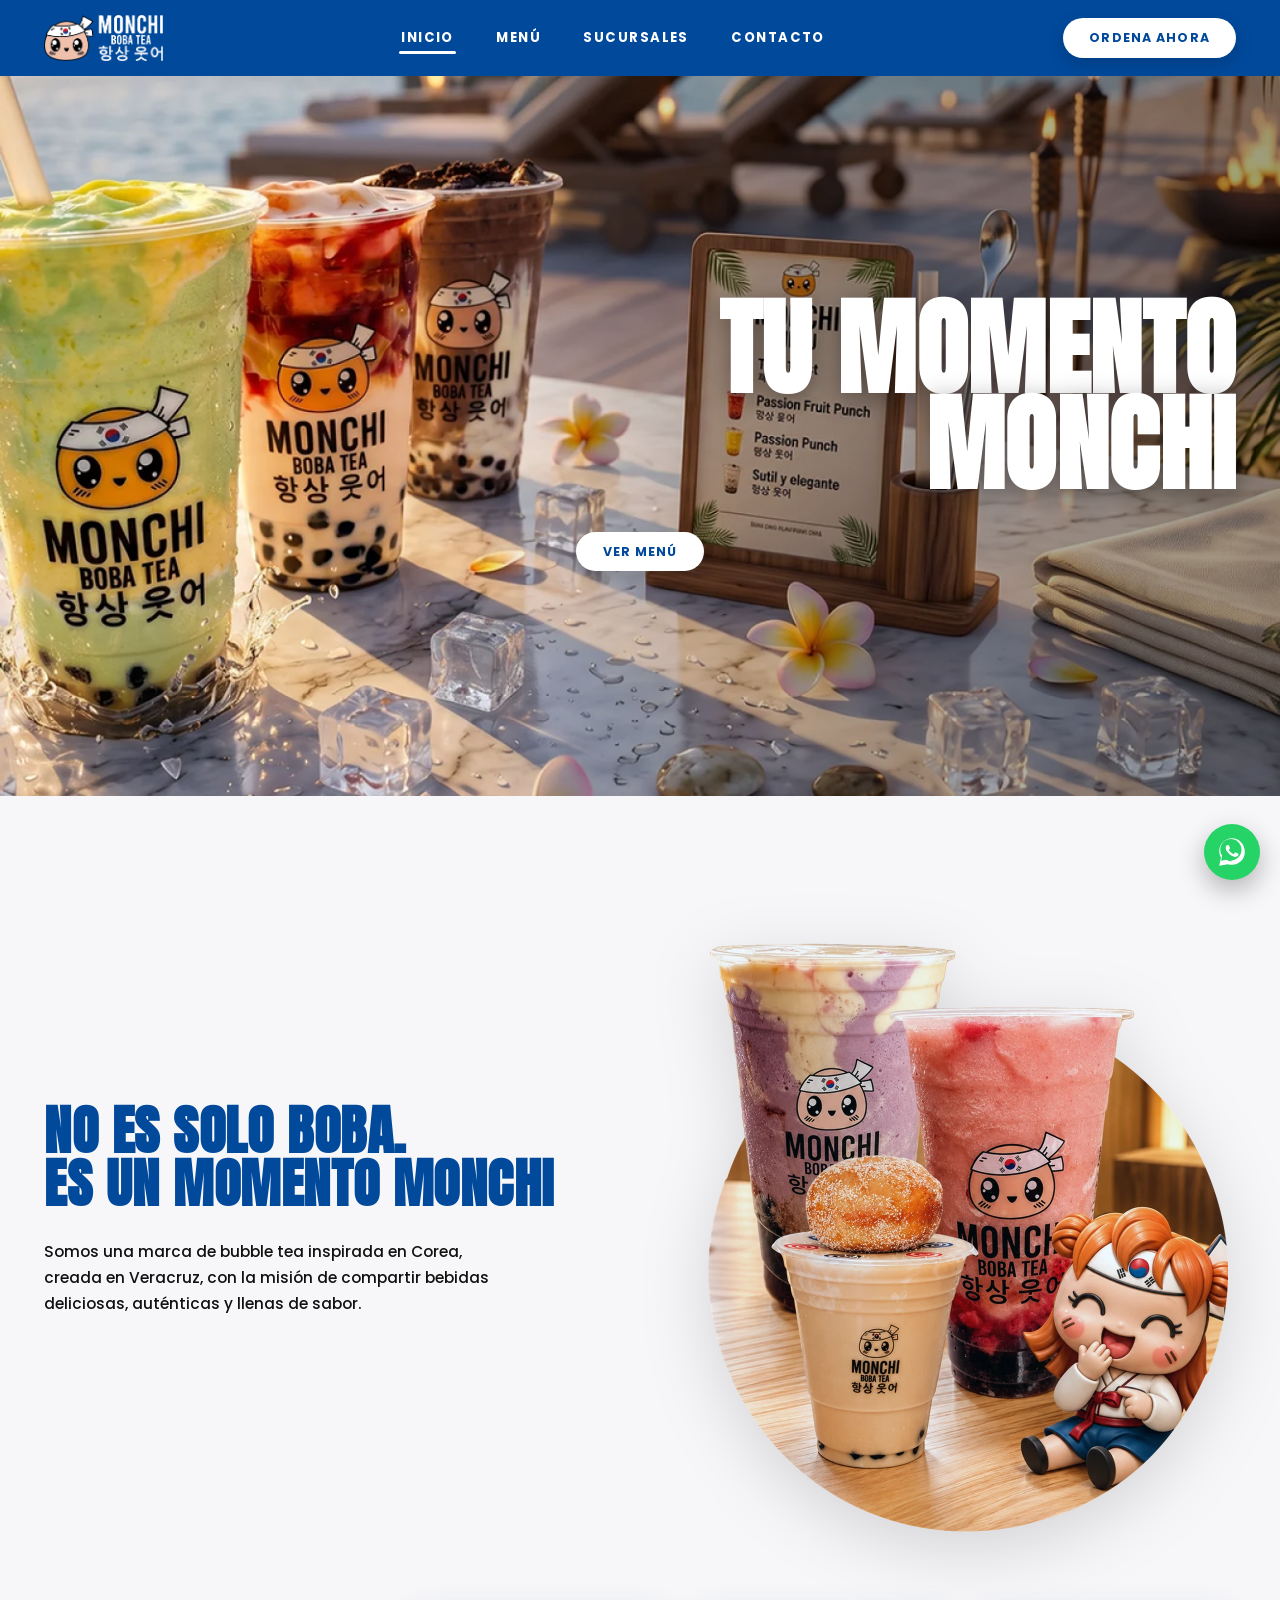
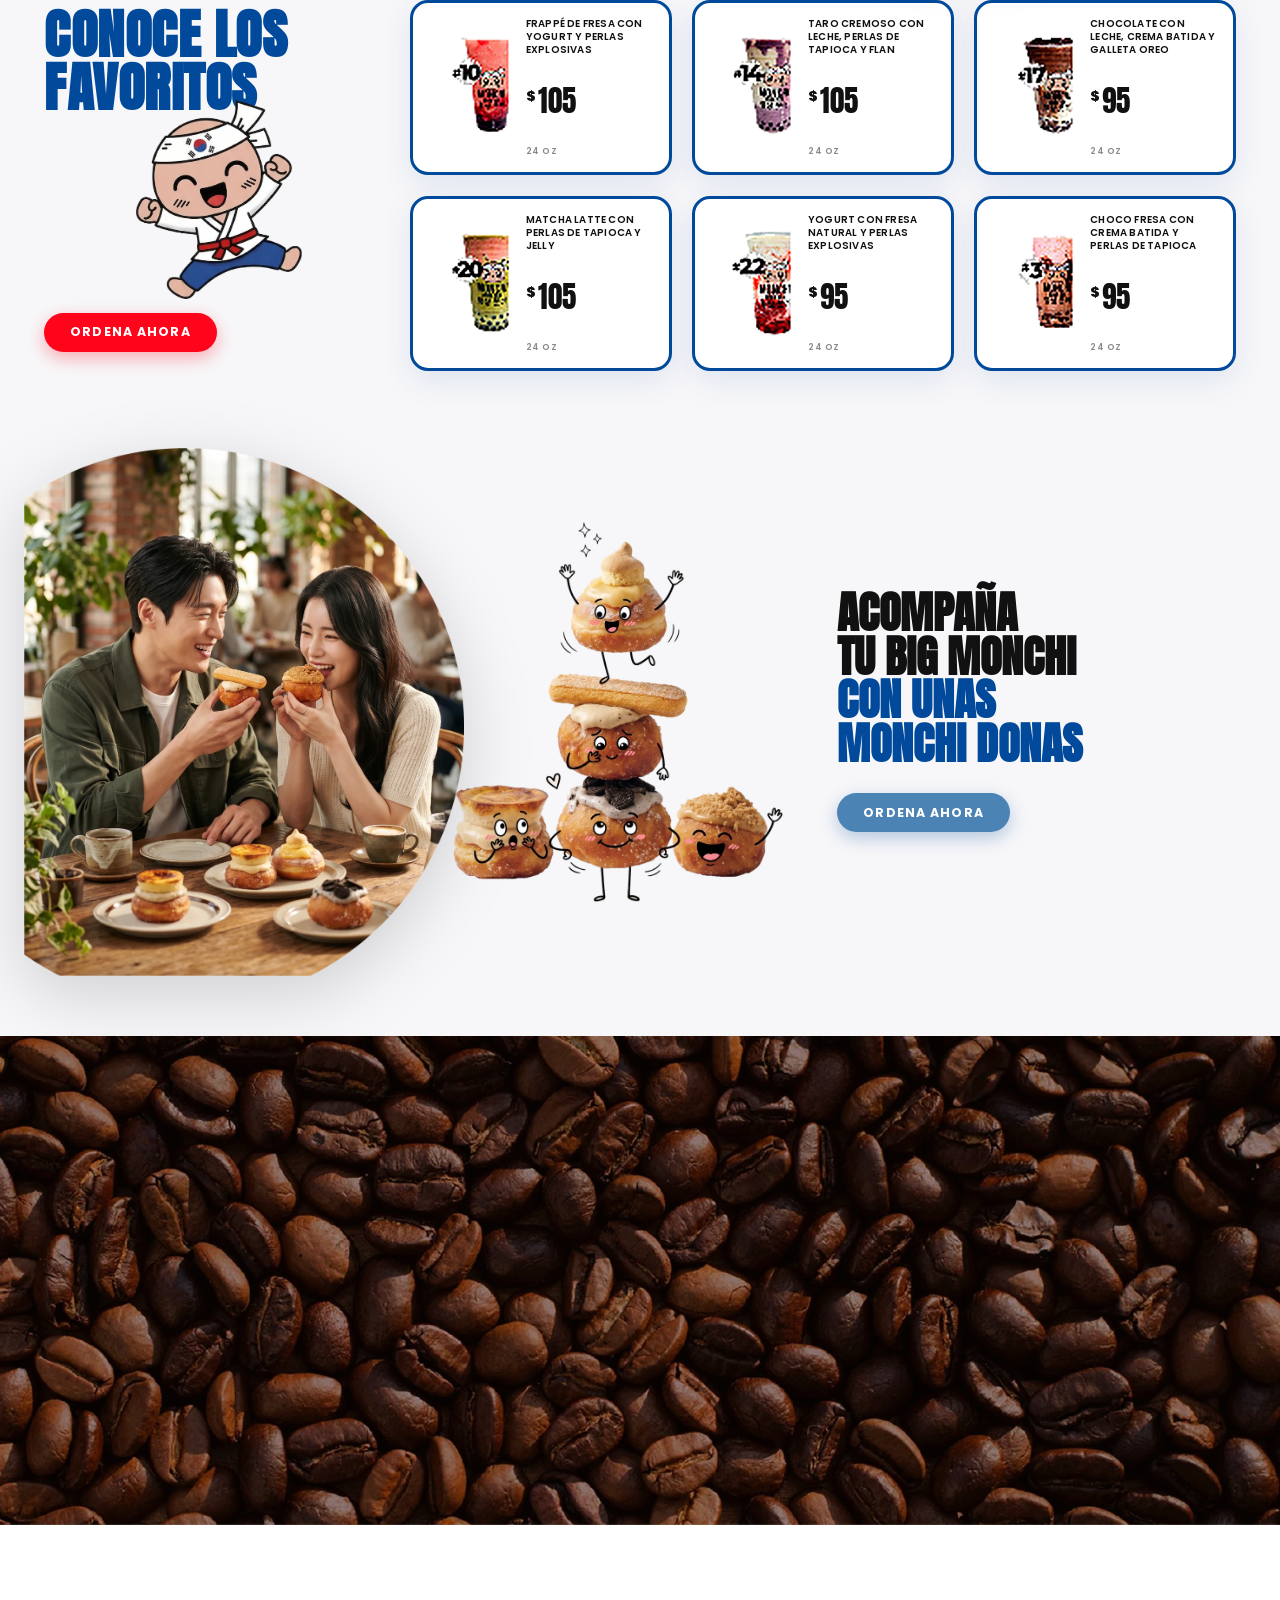
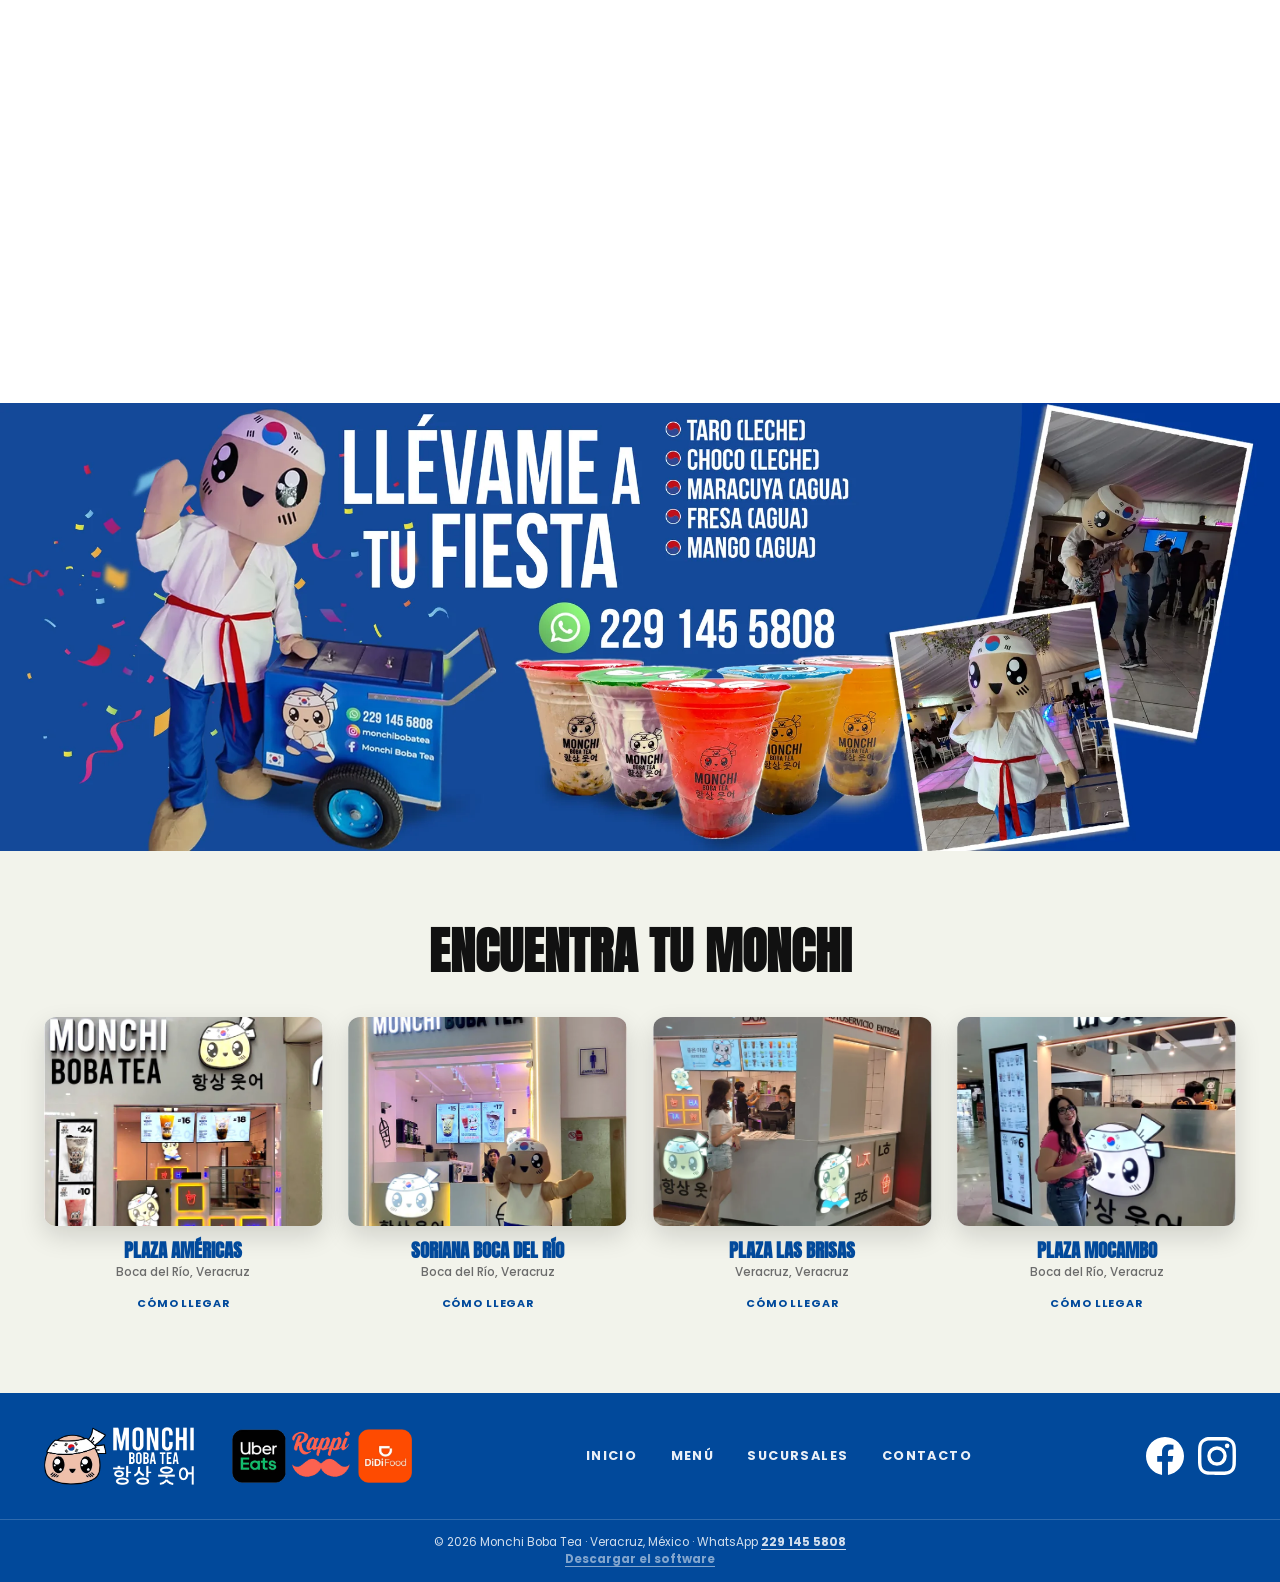
<file: index.html>
<!DOCTYPE html>
<html lang="es-MX">
<head>
<meta charset="UTF-8">
<meta name="viewport" content="width=device-width, initial-scale=1">
<title>Monchi Boba Tea — Tu momento Monchi | Veracruz</title>
<meta name="description" content="Monchi Boba Tea: bubble tea inspirado en Corea, creado en Veracruz. Bebidas, Monchi Donas y café. Pídenos por Uber Eats, Rappi y DiDi Food.">
<meta name="theme-color" content="#01499B">
<link rel="icon" href="img/mascota.webp">
<link rel="canonical" href="https://monchibobatea.com/">
<meta property="og:url" content="https://monchibobatea.com/">
<meta property="og:site_name" content="Monchi Boba Tea">
<meta property="og:locale" content="es_MX">
<meta name="twitter:card" content="summary_large_image">
<meta property="og:title" content="Monchi Boba Tea — Tu momento Monchi">
<meta property="og:description" content="Bubble tea inspirado en Corea, creado en Veracruz.">
<meta property="og:image" content="https://monchibobatea.com/img/hero-banner.webp">
<meta property="og:type" content="website">
<link rel="preconnect" href="https://fonts.googleapis.com">
<link rel="preconnect" href="https://fonts.gstatic.com" crossorigin>
<link href="https://fonts.googleapis.com/css2?family=Anton&family=Poppins:wght@400;500;600;700;800&display=swap" rel="stylesheet">
<link rel="stylesheet" href="css/styles.css">
</head>
<body>

<a class="skip-link" href="#inicio">Saltar al contenido</a>

<!-- ================= HEADER ================= -->
<header class="header" id="header">
  <div class="header__inner">
    <a class="header__logo" href="#inicio" aria-label="Monchi Boba Tea — Inicio">
      <img src="img/logo-blanco.webp" alt="Monchi Boba Tea" width="494" height="191">
    </a>

    <nav class="nav" id="nav" aria-label="Navegación principal">
      <ul class="nav__list">
        <li><a class="nav__link" href="#inicio">Inicio</a></li>
        <li><a class="nav__link" href="#menu">Menú</a></li>
        <li><a class="nav__link" href="#sucursales">Sucursales</a></li>
        <li><a class="nav__link" href="#contacto">Contacto</a></li>
      </ul>
      <a class="btn btn--white nav__cta-mobile" href="#pedidos">Ordena ahora</a>
    </nav>

    <a class="btn btn--white header__cta" href="#pedidos">Ordena ahora</a>

    <button class="hamburger" id="hamburger" aria-label="Abrir menú" aria-expanded="false" aria-controls="nav">
      <span></span><span></span><span></span>
    </button>
  </div>
</header>

<!-- ================= HERO ================= -->
<section class="hero" id="inicio">
  <img class="hero__bg" src="img/hero-banner.webp" alt="Bebidas Monchi Boba Tea sobre una mesa frente al mar" fetchpriority="high" width="1920" height="748">
  <div class="hero__content">
    <h1 class="hero__title reveal">Tu momento<br>Monchi</h1>
    <a class="btn btn--white hero__btn reveal" href="#menu">Ver menú</a>
  </div>
</section>

<!-- ================= NOSOTROS ================= -->
<section class="nosotros" id="nosotros">
  <div class="container nosotros__grid">
    <div class="nosotros__text reveal">
      <h2 class="h2-blue">No es solo boba.<br>Es un momento Monchi</h2>
      <p>Somos una marca de bubble tea inspirada en Corea, creada en Veracruz, con la misión de compartir bebidas deliciosas, auténticas y llenas de sabor.</p>
    </div>
    <div class="nosotros__media reveal">
      <img src="img/nosotros-circulo.webp" alt="Vasos de Monchi Boba Tea junto a la mascota Monchi" loading="lazy" width="1040" height="1300">
    </div>
  </div>
</section>

<!-- ================= FAVORITOS / MENÚ ================= -->
<section class="favoritos" id="menu">
  <div class="container favoritos__grid">
    <div class="favoritos__aside">
      <h2 class="h2-blue reveal">Conoce los<br>favoritos</h2>
      <img class="favoritos__mascota reveal" src="img/mascota.webp" alt="Mascota Monchi festejando" loading="lazy" width="420" height="501">
      <a class="btn btn--red reveal" href="#pedidos">Ordena ahora</a>
    </div>
    <div class="cards" id="cardsFavoritos"><!-- inyectado por js/main.js --></div>
  </div>
</section>

<!-- ================= DONAS ================= -->
<section class="donas" id="donas">
  <div class="donas__inner">
    <div class="donas__pareja reveal">
      <img src="img/donas-pareja.webp" alt="Pareja disfrutando Monchi Donas" loading="lazy" width="1040" height="1249">
    </div>
    <img class="donas__animadas reveal" src="img/donas-animadas.webp" alt="Monchi Donas animadas apiladas" loading="lazy" width="760" height="875">
    <div class="donas__text reveal">
      <h2>Acompaña<br>tu Big Monchi<br><span class="azul">con unas<br>Monchi Donas</span></h2>
      <a class="btn btn--blue" href="#pedidos">Ordena ahora</a>
    </div>
  </div>
</section>

<!-- ================= CAFÉ ================= -->
<section class="cafe" id="cafe">
  <div class="container">
    <h2 class="cafe__title reveal">Nuestro café</h2>
    <div class="cards cards--cafe" id="cardsCafe"><!-- inyectado por js/main.js --></div>
    <div class="cafe__cta reveal"><a class="btn btn--white" href="#pedidos">Ordena ahora</a></div>
  </div>
</section>

<!-- ================= GALERÍA / PEDIDOS ================= -->
<section class="galeria" id="pedidos">
  <div class="galeria__grid">
    <figure class="galeria__item reveal"><img src="img/galeria-1.webp" alt="Chica bebiendo un Monchi Boba Tea" loading="lazy" width="900" height="986"></figure>
    <figure class="galeria__item galeria__item--pedidos reveal">
      <img src="img/galeria-2.webp" alt="Pídenos por Uber Eats, Rappi y DiDi Food" loading="lazy" width="900" height="986">
      <div class="galeria__apps" role="group" aria-label="Apps de entrega">
        <a class="galeria__app" href="https://www.ubereats.com/mx/search?q=Monchi%20Boba%20Tea" target="_blank" rel="noopener">Uber Eats</a>
        <a class="galeria__app" href="https://www.rappi.com.mx/" target="_blank" rel="noopener">Rappi</a>
        <a class="galeria__app" href="https://www.didi-food.com/es-MX" target="_blank" rel="noopener">DiDi Food</a>
      </div>
    </figure>
    <figure class="galeria__item reveal"><img src="img/galeria-3.webp" alt="Chica abrazando un Big Monchi" loading="lazy" width="900" height="986"></figure>
  </div>
</section>

<!-- ================= FIESTA ================= -->
<section class="fiesta" id="fiesta" aria-label="Llévame a tu fiesta">
  <a class="fiesta__link" href="https://wa.me/522291455808?text=Hola%20Monchi%2C%20quiero%20informes%20del%20carrito%20para%20mi%20fiesta" target="_blank" rel="noopener">
    <img src="img/banner-fiesta.webp" alt="Llévame a tu fiesta: taro, choco, maracuyá, fresa y mango. WhatsApp 229 145 5808" loading="lazy" width="2200" height="770">
  </a>

  <!-- Resumen legible del banner: sólo se muestra en pantallas pequeñas,
       donde el texto del banner queda demasiado reducido para leerse. -->
  <div class="fiesta__resumen">
    <img class="fiesta__mascota" src="img/mascota.webp" alt="" aria-hidden="true" loading="lazy" width="420" height="501">
    <h2>Llévame a<br>tu fiesta</h2>
    <ul class="fiesta__sabores">
      <li>Taro (leche)</li>
      <li>Choco (leche)</li>
      <li>Maracuyá (agua)</li>
      <li>Fresa (agua)</li>
      <li>Mango (agua)</li>
    </ul>
    <a class="btn btn--white fiesta__cta" href="https://wa.me/522291455808?text=Hola%20Monchi%2C%20quiero%20informes%20del%20carrito%20para%20mi%20fiesta" target="_blank" rel="noopener">
      WhatsApp 229 145 5808
    </a>
  </div>
</section>

<!-- ================= SUCURSALES ================= -->
<section class="sucursales" id="sucursales">
  <div class="container">
    <h2 class="sucursales__title reveal">Encuentra tu Monchi</h2>
    <div class="sucursales__grid" id="gridSucursales"><!-- inyectado por js/main.js --></div>
  </div>
</section>

<!-- ================= FOOTER ================= -->
<footer class="footer" id="contacto">
  <div class="container footer__inner">
    <a class="footer__logo" href="#inicio" aria-label="Monchi Boba Tea — Inicio">
      <img src="img/logo-blanco.webp" alt="Monchi Boba Tea" loading="lazy" width="494" height="191">
    </a>

    <img class="footer__delivery" src="img/delivery.webp" alt="Uber Eats, Rappi y DiDi Food" loading="lazy" width="565" height="170">

    <nav class="footer__nav" aria-label="Navegación del pie">
      <a href="#inicio">Inicio</a>
      <a href="#menu">Menú</a>
      <a href="#sucursales">Sucursales</a>
      <a href="#contacto">Contacto</a>
    </nav>

    <div class="footer__social">
      <a href="https://www.facebook.com/MonchiBobaTea" target="_blank" rel="noopener" aria-label="Facebook de Monchi Boba Tea">
        <svg viewBox="0 0 24 24" aria-hidden="true"><path fill="currentColor" d="M24 12.07C24 5.4 18.63 0 12 0S0 5.4 0 12.07C0 18.1 4.39 23.09 10.13 24v-8.44H7.08v-3.49h3.05V9.41c0-3.02 1.79-4.69 4.53-4.69 1.31 0 2.68.24 2.68.24v2.96h-1.51c-1.49 0-1.96.93-1.96 1.89v2.26h3.33l-.53 3.49h-2.8V24C19.61 23.09 24 18.1 24 12.07z"/></svg>
      </a>
      <a href="https://www.instagram.com/monchibobatea" target="_blank" rel="noopener" aria-label="Instagram de Monchi Boba Tea">
        <svg viewBox="0 0 24 24" aria-hidden="true"><path fill="currentColor" d="M12 2.16c3.2 0 3.58.01 4.85.07 1.17.05 1.8.25 2.23.41.56.22.96.48 1.38.9.42.42.68.82.9 1.38.16.42.36 1.06.41 2.23.06 1.27.07 1.65.07 4.85s-.01 3.58-.07 4.85c-.05 1.17-.25 1.8-.41 2.23-.22.56-.48.96-.9 1.38-.42.42-.82.68-1.38.9-.42.16-1.06.36-2.23.41-1.27.06-1.65.07-4.85.07s-3.58-.01-4.85-.07c-1.17-.05-1.8-.25-2.23-.41-.56-.22-.96-.48-1.38-.9-.42-.42-.68-.82-.9-1.38-.16-.42-.36-1.06-.41-2.23C2.17 15.58 2.16 15.2 2.16 12s.01-3.58.07-4.85c.05-1.17.25-1.8.41-2.23.22-.56.48-.96.9-1.38.42-.42.82-.68 1.38-.9.42-.16 1.06-.36 2.23-.41C8.42 2.17 8.8 2.16 12 2.16M12 0C8.74 0 8.33.01 7.05.07 5.78.13 4.9.33 4.14.63c-.79.3-1.46.72-2.12 1.38C1.36 2.67.95 3.34.63 4.14.33 4.9.13 5.78.07 7.05.01 8.33 0 8.74 0 12s.01 3.67.07 4.95c.06 1.27.26 2.15.56 2.91.3.79.72 1.46 1.38 2.12.66.66 1.33 1.07 2.12 1.38.76.3 1.64.5 2.91.56C8.33 23.99 8.74 24 12 24s3.67-.01 4.95-.07c1.27-.06 2.15-.26 2.91-.56.79-.3 1.46-.72 2.12-1.38.66-.66 1.07-1.33 1.38-2.12.3-.76.5-1.64.56-2.91.06-1.28.07-1.69.07-4.95s-.01-3.67-.07-4.95c-.06-1.27-.26-2.15-.56-2.91-.3-.79-.72-1.46-1.38-2.12C21.33 1.36 20.66.95 19.86.63 19.1.33 18.22.13 16.95.07 15.67.01 15.26 0 12 0z"/><path fill="currentColor" d="M12 5.84A6.16 6.16 0 1 0 18.16 12 6.16 6.16 0 0 0 12 5.84zM12 16a4 4 0 1 1 4-4 4 4 0 0 1-4 4z"/><circle fill="currentColor" cx="18.41" cy="5.59" r="1.44"/></svg>
      </a>
    </div>
  </div>
  <div class="footer__legal">
    <div class="container">
      <p>© <span id="year"></span> Monchi Boba Tea · Veracruz, México · WhatsApp <a href="https://wa.me/522291455808" target="_blank" rel="noopener">229 145 5808</a></p>
      <!-- Enlace de uso interno: lo usan las sucursales para instalar el punto
           de venta en una computadora nueva. Va discreto a propósito. -->
      <p class="footer__interno-linea"><a class="footer__interno" href="descargar.html">Descargar el software</a></p>
    </div>
  </div>
</footer>

<a class="wa-float" href="https://wa.me/522291455808?text=Hola%20Monchi%2C%20quiero%20hacer%20un%20pedido" target="_blank" rel="noopener" aria-label="Escríbenos por WhatsApp">
  <svg viewBox="0 0 32 32" aria-hidden="true"><path fill="currentColor" d="M16.04 3C9.4 3 4 8.4 4 15.04c0 2.12.55 4.19 1.6 6.02L4 29l8.13-1.55a12 12 0 0 0 3.91.66h.01c6.63 0 12.03-5.4 12.03-12.04C28.08 8.4 22.68 3 16.04 3zm0 21.9h-.01a10 10 0 0 1-5.09-1.39l-.36-.22-4.82.92.96-4.7-.24-.38a9.94 9.94 0 0 1-1.53-5.31c0-5.51 4.49-10 10-10 2.67 0 5.18 1.04 7.07 2.93a9.93 9.93 0 0 1 2.93 7.07c0 5.51-4.49 10.08-9.91 10.08zm5.5-7.5c-.3-.15-1.77-.87-2.04-.97-.27-.1-.47-.15-.67.15s-.77.97-.94 1.17c-.17.2-.35.22-.65.07-.3-.15-1.26-.46-2.4-1.48a9 9 0 0 1-1.66-2.07c-.17-.3-.02-.46.13-.61.14-.14.3-.35.45-.52.15-.17.2-.3.3-.5.1-.2.05-.37-.02-.52-.08-.15-.67-1.62-.92-2.22-.24-.58-.49-.5-.67-.51h-.57c-.2 0-.52.07-.79.37-.27.3-1.04 1.02-1.04 2.48s1.07 2.88 1.22 3.08c.15.2 2.1 3.2 5.08 4.49.71.3 1.26.49 1.69.63.71.22 1.36.19 1.87.12.57-.09 1.77-.72 2.02-1.42.25-.7.25-1.29.17-1.42-.07-.13-.27-.2-.57-.35z"/></svg>
</a>

<script src="js/main.js"></script>
</body>
</html>
</file>
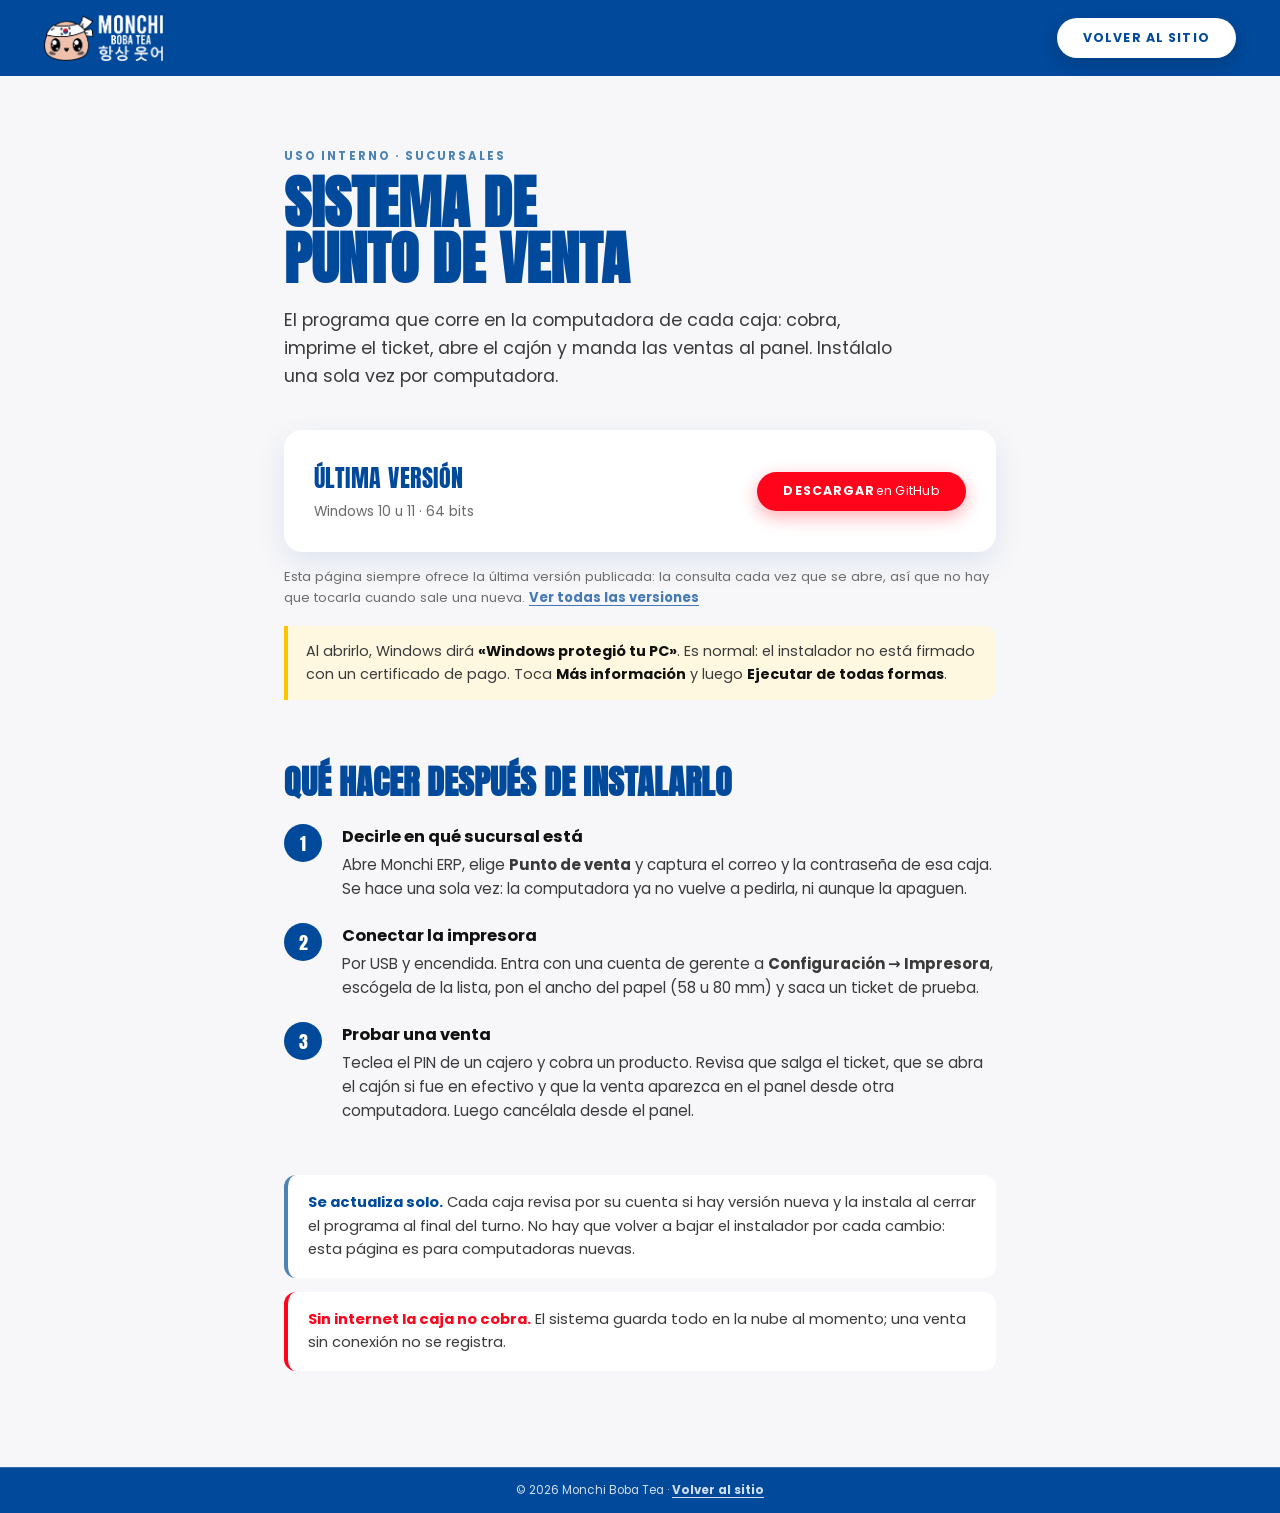
<file: descargar.html>
<!DOCTYPE html>
<html lang="es-MX">
<head>
<meta charset="UTF-8">
<meta name="viewport" content="width=device-width, initial-scale=1">
<title>Descargar el sistema — Monchi Boba Tea</title>
<meta name="description" content="Descarga el instalador del punto de venta de Monchi Boba Tea para las computadoras de caja de las sucursales.">
<meta name="theme-color" content="#01499B">
<meta name="robots" content="noindex, nofollow">
<link rel="canonical" href="https://monchibobatea.com/descargar.html">
<link rel="icon" href="img/mascota.webp">
<link rel="preconnect" href="https://fonts.googleapis.com">
<link rel="preconnect" href="https://fonts.gstatic.com" crossorigin>
<link href="https://fonts.googleapis.com/css2?family=Anton&family=Poppins:wght@400;500;600;700;800&display=swap" rel="stylesheet">
<link rel="stylesheet" href="css/styles.css">
</head>
<body>

<a class="skip-link" href="#contenido">Saltar al contenido</a>

<!-- ================= HEADER ================= -->
<header class="header header--simple" id="header">
  <div class="header__inner">
    <a class="header__logo" href="index.html" aria-label="Monchi Boba Tea — Inicio">
      <img src="img/logo-blanco.webp" alt="Monchi Boba Tea" width="494" height="191">
    </a>
    <a class="btn btn--white header__cta" href="index.html">Volver al sitio</a>
  </div>
</header>

<!-- ================= DESCARGA ================= -->
<main class="descarga" id="contenido">
  <div class="container descarga__inner">

    <p class="descarga__kicker">Uso interno · Sucursales</p>
    <h1 class="descarga__title">Sistema de<br>punto de venta</h1>
    <p class="descarga__lead">
      El programa que corre en la computadora de cada caja: cobra, imprime el
      ticket, abre el cajón y manda las ventas al panel.
      Instálalo una sola vez por computadora.
    </p>

    <!-- Tarjeta de descarga. El botón y los datos de versión los rellena
         js/descargar.js con la última publicación; lo que está escrito aquí
         es lo que se ve mientras carga o si la consulta falla. -->
    <div class="descarga__card" id="tarjeta">
      <div class="descarga__meta">
        <p class="descarga__version" id="version">Buscando la última versión…</p>
        <p class="descarga__detalle" id="detalle">Windows 10 u 11 · 64 bits</p>
      </div>
      <a class="btn btn--red descarga__btn" id="btnDescargar"
         href="https://github.com/mariosanchez19/monchi-erp-releases/releases/latest">
        Descargar
      </a>
    </div>

    <p class="descarga__auto">
      Esta página siempre ofrece la última versión publicada: la consulta cada
      vez que se abre, así que no hay que tocarla cuando sale una nueva.
      <a href="https://github.com/mariosanchez19/monchi-erp-releases/releases" target="_blank" rel="noopener">Ver todas las versiones</a>
    </p>

    <p class="descarga__nota" id="nota">
      Al abrirlo, Windows dirá <strong>«Windows protegió tu PC»</strong>. Es normal:
      el instalador no está firmado con un certificado de pago. Toca
      <strong>Más información</strong> y luego <strong>Ejecutar de todas formas</strong>.
    </p>

    <!-- ---------- Pasos ---------- -->
    <h2 class="descarga__h2">Qué hacer después de instalarlo</h2>
    <ol class="pasos">
      <li class="paso">
        <h3>Decirle en qué sucursal está</h3>
        <p>Abre Monchi ERP, elige <strong>Punto de venta</strong> y captura el correo y
        la contraseña de esa caja. Se hace una sola vez: la computadora ya no
        vuelve a pedirla, ni aunque la apaguen.</p>
      </li>
      <li class="paso">
        <h3>Conectar la impresora</h3>
        <p>Por USB y encendida. Entra con una cuenta de gerente a
        <strong>Configuración → Impresora</strong>, escógela de la lista, pon el ancho
        del papel (58 u 80 mm) y saca un ticket de prueba.</p>
      </li>
      <li class="paso">
        <h3>Probar una venta</h3>
        <p>Teclea el PIN de un cajero y cobra un producto. Revisa que salga el
        ticket, que se abra el cajón si fue en efectivo y que la venta aparezca
        en el panel desde otra computadora. Luego cancélala desde el panel.</p>
      </li>
    </ol>

    <div class="avisos">
      <p class="aviso">
        <strong>Se actualiza solo.</strong> Cada caja revisa por su cuenta si hay
        versión nueva y la instala al cerrar el programa al final del turno. No
        hay que volver a bajar el instalador por cada cambio: esta página es
        para computadoras nuevas.
      </p>
      <p class="aviso aviso--ojo">
        <strong>Sin internet la caja no cobra.</strong> El sistema guarda todo en la
        nube al momento; una venta sin conexión no se registra.
      </p>
    </div>

  </div>
</main>

<!-- ================= FOOTER ================= -->
<footer class="footer">
  <div class="footer__legal">
    <div class="container">
      <p>© <span id="year"></span> Monchi Boba Tea · <a href="index.html">Volver al sitio</a></p>
    </div>
  </div>
</footer>

<script src="js/descargar.js"></script>
</body>
</html>
</file>
<file: css/styles.css>
/* =========================================================
   MONCHI BOBA TEA — hoja de estilos principal
   Paleta y tipografía tomadas de la maqueta.
   ========================================================= */

:root{
  --azul:        #01499B;   /* azul institucional (nav, footer, títulos) */
  --azul-fiesta: #00399C;   /* azul del banner de fiesta */
  --azul-claro:  #4B83B4;   /* botón de la sección Donas */
  --rojo:        #FF041B;   /* botón "Ordena ahora" de Favoritos */
  --negro:       #111111;
  --gris-texto:  #3A3A3A;
  --hueso:       #F7F7F9;   /* fondo secciones claras */
  --hueso-2:     #F2F3EB;   /* fondo sección sucursales */
  --blanco:      #FFFFFF;

  --display: 'Anton', 'Arial Narrow', Impact, sans-serif;
  --texto:   'Poppins', 'Segoe UI', system-ui, sans-serif;

  --radio:   18px;
  --radio-sm: 12px;
  --sombra:  0 10px 30px rgba(1, 73, 155, .10);
  --max:     1240px;
  --header-h: 76px;
}

/* ---------- Reset ---------- */
*,*::before,*::after{ box-sizing:border-box; }
html{ scroll-behavior:smooth; scroll-padding-top:var(--header-h); }
body{
  margin:0;
  font-family:var(--texto);
  color:var(--gris-texto);
  background:var(--blanco);
  overflow-x:hidden;
  -webkit-font-smoothing:antialiased;
}
/* height:auto junto a los atributos width/height del HTML evita que la página
   "salte" mientras cargan las imágenes. */
img{ max-width:100%; height:auto; display:block; }
a{ text-decoration:none; color:inherit; }
ul{ list-style:none; margin:0; padding:0; }
h1,h2,h3{ margin:0; }
button{ font:inherit; }

@media (prefers-reduced-motion: reduce){
  html{ scroll-behavior:auto; }
  *,*::before,*::after{ animation-duration:.001ms !important; transition-duration:.001ms !important; }
}

.container{ width:100%; max-width:var(--max); margin-inline:auto; padding-inline:24px; }

.skip-link{
  position:absolute; left:-9999px; top:0; z-index:999;
  background:var(--blanco); color:var(--azul); padding:12px 20px; border-radius:0 0 12px 0; font-weight:700;
}
.skip-link:focus{ left:0; }

:where(a,button,[tabindex]):focus-visible{
  outline:3px solid #FFD400; outline-offset:3px; border-radius:6px;
}

/* ---------- Tipografía de títulos ---------- */
.h2-blue{
  font-family:var(--display);
  color:var(--azul);
  font-size:clamp(2rem, 4.6vw, 3.4rem);
  line-height:.98;
  letter-spacing:.01em;
  text-transform:uppercase;
}

/* ---------- Botones ---------- */
.btn{
  display:inline-flex; align-items:center; justify-content:center;
  font-family:var(--texto);
  font-weight:700;
  font-size:.78rem;
  letter-spacing:.09em;
  text-transform:uppercase;
  padding:.85em 2.1em;
  border-radius:999px;
  white-space:nowrap;
  transition:transform .18s ease, box-shadow .18s ease, background-color .18s ease, color .18s ease;
}
.btn:hover{ transform:translateY(-2px); }
.btn:active{ transform:translateY(0); }

.btn--white{ background:var(--blanco); color:var(--azul); box-shadow:0 6px 18px rgba(0,0,0,.16); }
.btn--white:hover{ background:#EAF2FC; box-shadow:0 10px 24px rgba(0,0,0,.22); }

.btn--red{ background:var(--rojo); color:var(--blanco); box-shadow:0 6px 18px rgba(255,4,27,.32); }
.btn--red:hover{ background:#E20017; box-shadow:0 10px 26px rgba(255,4,27,.42); }

.btn--blue{ background:var(--azul-claro); color:var(--blanco); box-shadow:0 6px 18px rgba(1,73,155,.28); }
.btn--blue:hover{ background:var(--azul); box-shadow:0 10px 26px rgba(1,73,155,.38); }

/* =========================================================
   HEADER
   ========================================================= */
.header{
  position:fixed; inset:0 0 auto 0; z-index:100;
  background:var(--azul);
  transition:box-shadow .25s ease, background-color .25s ease;
}
.header.is-stuck{ box-shadow:0 6px 22px rgba(0,0,0,.20); }

.header__inner{
  width:100%; max-width:var(--max); margin-inline:auto;
  padding:0 24px;
  height:var(--header-h);
  display:flex; align-items:center; gap:24px;
}
.header__logo{ flex:0 0 auto; }
.header__logo img{ height:46px; width:auto; }

.nav{ margin-inline:auto; }
.nav__list{ display:flex; align-items:center; gap:clamp(18px, 3vw, 46px); }
.nav__link{
  color:var(--blanco);
  font-weight:700; font-size:.82rem; letter-spacing:.11em; text-transform:uppercase;
  position:relative; padding:6px 2px; display:inline-block;
}
.nav__link::after{
  content:""; position:absolute; left:0; right:0; bottom:0; height:3px;
  background:var(--blanco); border-radius:3px;
  transform:scaleX(0); transform-origin:left; transition:transform .25s ease;
}
.nav__link:hover::after,
.nav__link.is-active::after{ transform:scaleX(1); }

.header__cta{ flex:0 0 auto; }
.nav__cta-mobile{ display:none; }

/* Hamburguesa */
.hamburger{
  display:none;
  width:44px; height:44px; padding:10px;
  background:transparent; border:0; cursor:pointer;
  flex-direction:column; justify-content:space-between;
}
.hamburger span{
  display:block; height:3px; width:100%; background:var(--blanco); border-radius:3px;
  transition:transform .3s ease, opacity .2s ease;
}
.hamburger.is-open span:nth-child(1){ transform:translateY(10.5px) rotate(45deg); }
.hamburger.is-open span:nth-child(2){ opacity:0; }
.hamburger.is-open span:nth-child(3){ transform:translateY(-10.5px) rotate(-45deg); }

/* =========================================================
   HERO
   ========================================================= */
.hero{
  position:relative;
  margin-top:var(--header-h);
  min-height:clamp(420px, 62vw, 720px);
  display:flex; align-items:center;
  overflow:hidden;
}
.hero__bg{
  position:absolute; inset:0;
  width:100%; height:100%; object-fit:cover; object-position:center 42%;
  z-index:0;
}
.hero::after{
  content:""; position:absolute; inset:0; z-index:1;
  background:linear-gradient(90deg, rgba(0,0,0,0) 35%, rgba(0,0,0,.28) 70%, rgba(0,0,0,.38) 100%);
}
.hero__content{
  position:relative; z-index:2;
  width:100%; max-width:var(--max); margin-inline:auto; padding:0 24px;
  display:flex; flex-direction:column; align-items:flex-end;
  text-align:right;
  gap:clamp(18px, 3vw, 40px);
}
.hero__title{
  font-family:var(--display);
  color:var(--blanco);
  text-transform:uppercase;
  font-size:clamp(2.6rem, 8.2vw, 6.6rem);
  line-height:.92;
  letter-spacing:.005em;
  text-shadow:0 6px 26px rgba(0,0,0,.42);
}
.hero__btn{ align-self:center; }

/* =========================================================
   NOSOTROS
   ========================================================= */
.nosotros{ background:var(--hueso); padding:clamp(48px, 7vw, 90px) 0 clamp(20px, 3vw, 40px); }
.nosotros__grid{
  display:grid;
  grid-template-columns:1.05fr .95fr;
  align-items:center;
  gap:clamp(24px, 5vw, 70px);
}
.nosotros__text p{
  margin:clamp(16px, 2.4vw, 28px) 0 0;
  max-width:46ch;
  font-size:clamp(.94rem, 1.2vw, 1.06rem);
  font-weight:500;
  line-height:1.7;
  color:var(--negro);
}
.nosotros__media img{
  width:100%;
  max-width:520px;
  margin-inline:auto;
  filter:drop-shadow(0 18px 34px rgba(0,0,0,.14));
}

/* =========================================================
   FAVORITOS
   ========================================================= */
.favoritos{ background:var(--hueso); padding:clamp(10px, 2vw, 30px) 0 clamp(40px, 6vw, 80px); }
.favoritos__grid{
  display:grid;
  grid-template-columns:minmax(230px, .78fr) 2fr;
  gap:clamp(20px, 3.4vw, 46px);
  align-items:start;
}
.favoritos__aside{ position:relative; padding-top:8px; }
.favoritos__mascota{
  width:clamp(120px, 13vw, 190px);
  margin:-14px 0 14px auto;
  margin-right:clamp(10px, 5vw, 70px);
  animation:flotar 3.4s ease-in-out infinite;
}
@keyframes flotar{
  0%,100%{ transform:translateY(0) rotate(-2deg); }
  50%    { transform:translateY(-12px) rotate(2deg); }
}

.cards{
  display:grid;
  grid-template-columns:repeat(3, 1fr);
  gap:clamp(12px, 1.6vw, 22px);
}

.card{
  background:var(--blanco);
  border:3px solid var(--azul);
  border-radius:var(--radio);
  padding:14px 16px;
  display:flex; align-items:center; gap:12px;
  min-height:150px;
  box-shadow:var(--sombra);
  transition:transform .22s ease, box-shadow .22s ease;
}
.card:hover{ transform:translateY(-6px); box-shadow:0 18px 38px rgba(1,73,155,.20); }

.card__img{
  flex:0 0 38%;
  align-self:stretch;
  display:flex; align-items:center; justify-content:center;
}
.card__img img{
  max-height:130px; width:auto; object-fit:contain;
}
.card__body{ flex:1 1 auto; min-width:0; }
.card__desc{
  font-size:.62rem;
  font-weight:600;
  line-height:1.35;
  letter-spacing:.02em;
  text-transform:uppercase;
  color:var(--negro);
  margin:0 0 10px;
}
.card__price{
  font-family:var(--display);
  color:var(--negro);
  font-size:clamp(1.5rem, 2.3vw, 2rem);
  line-height:1;
  display:flex; align-items:flex-start; gap:2px;
}
.card__price sup{
  font-size:.5em; line-height:1; margin-top:.22em; font-family:var(--texto); font-weight:800;
}
.card__note{
  margin:4px 0 0;
  font-size:.55rem; font-weight:600; letter-spacing:.06em; text-transform:uppercase; color:#8A8A8A;
}

/* =========================================================
   DONAS
   ========================================================= */
.donas{ background:var(--hueso); padding-bottom:clamp(30px, 5vw, 60px); }
.donas__inner{
  width:100%; max-width:1320px; margin-inline:auto;
  display:grid;
  grid-template-columns:1.05fr .8fr 1fr;
  align-items:center;
  gap:clamp(6px, 1.5vw, 20px);
  padding-inline:24px;
}
.donas__pareja img{
  width:100%; max-width:520px;
  filter:drop-shadow(0 18px 34px rgba(0,0,0,.16));
}
.donas__animadas{
  width:100%; max-width:330px; justify-self:center;
  margin-left:clamp(-70px, -5vw, 0px);
  animation:flotar-suave 4.2s ease-in-out infinite;
}
@keyframes flotar-suave{
  0%,100%{ transform:translateY(0); }
  50%    { transform:translateY(-14px); }
}
.donas__text h2{
  font-family:var(--display);
  text-transform:uppercase;
  color:var(--negro);
  font-size:clamp(1.7rem, 3.4vw, 3rem);
  line-height:1;
}
.donas__text .azul{ color:var(--azul); }
.donas__text .btn{ margin-top:clamp(16px, 2.4vw, 28px); }

/* =========================================================
   CAFÉ
   ========================================================= */
.cafe{
  position:relative;
  background:url("../img/fondo-cafe.webp") center/cover no-repeat;
  padding:clamp(44px, 6vw, 80px) 0;
  isolation:isolate;
}
.cafe::before{
  content:""; position:absolute; inset:0; z-index:-1;
  background:rgba(20, 9, 4, .30);
}
.cafe__title{
  font-family:var(--display);
  color:var(--blanco);
  text-transform:uppercase;
  text-align:center;
  font-size:clamp(2rem, 5vw, 3.6rem);
  line-height:1;
  text-shadow:0 6px 22px rgba(0,0,0,.45);
  margin-bottom:clamp(24px, 3.4vw, 42px);
}
.cards--cafe{ grid-template-columns:repeat(4, 1fr); }
.cards--cafe .card{ min-height:132px; }
.cards--cafe .card__img{ flex:0 0 40%; }
.cards--cafe .card__img img{ max-height:110px; }
.card__name{
  font-family:var(--display);
  text-transform:uppercase;
  color:var(--negro);
  font-size:clamp(.95rem, 1.5vw, 1.3rem);
  line-height:1;
  margin:0 0 8px;
}
.cafe__cta{ text-align:center; margin-top:clamp(24px, 3vw, 36px); }

/* =========================================================
   GALERÍA / PEDIDOS
   ========================================================= */
.galeria{ background:var(--blanco); }
.galeria__grid{
  display:grid;
  grid-template-columns:repeat(3, 1fr);
  gap:clamp(8px, 1.2vw, 16px);
  padding:clamp(8px, 1.2vw, 16px);
}
.galeria__item{
  position:relative; margin:0;
  border-radius:var(--radio); overflow:hidden;
}
.galeria__item img{
  width:100%; height:100%; object-fit:cover; aspect-ratio:1 / 1.1;
  transition:transform .45s ease;
}
.galeria__item:hover img{ transform:scale(1.04); }

/* Zonas clicables colocadas sobre los logos que ya trae la imagen 2.
   Los porcentajes corresponden a la posición de cada logo dentro de
   galeria-2.webp. */
.galeria__apps{ position:absolute; inset:0; }
.galeria__app{
  position:absolute;
  top:13.5%; height:16.5%;
  border-radius:14px;
  font-size:0;                 /* el rótulo ya está impreso en la imagen */
  transition:box-shadow .2s ease, transform .2s ease;
}
.galeria__app:nth-child(1){ left:3.5%;  width:18%; }   /* Uber Eats */
.galeria__app:nth-child(2){ left:24.5%; width:21%; }   /* Rappi     */
.galeria__app:nth-child(3){ left:46%;   width:19%; }   /* DiDi Food */
.galeria__app:hover{
  transform:translateY(-3px);
  box-shadow:0 8px 20px rgba(0,0,0,.28);
}

/* =========================================================
   FIESTA
   ========================================================= */
.fiesta{ background:var(--azul-fiesta); line-height:0; }
.fiesta__link{ display:block; position:relative; }
.fiesta__link img{ width:100%; height:auto; }
.fiesta__link::after{
  content:""; position:absolute; inset:0;
  background:rgba(255,255,255,0); transition:background-color .25s ease;
}
.fiesta__link:hover::after{ background:rgba(255,255,255,.07); }

/* Versión móvil de la sección — sólo se muestra bajo 720px, donde el
   banner panorámico haría el texto ilegible (ver media query). */
.fiesta__resumen{ display:none; }
.fiesta__mascota{ width:120px; margin:0 auto 14px; }
.fiesta__resumen h2{
  font-family:var(--display);
  text-transform:uppercase;
  color:var(--blanco);
  font-size:clamp(1.9rem, 9vw, 2.6rem);
  line-height:.98;
  margin-bottom:16px;
}
.fiesta__sabores{
  display:flex; flex-wrap:wrap; justify-content:center; gap:8px 10px;
  margin-bottom:20px;
}
.fiesta__sabores li{
  background:rgba(255,255,255,.14);
  border:1px solid rgba(255,255,255,.34);
  border-radius:999px;
  padding:6px 14px;
  font-size:.74rem; font-weight:700; letter-spacing:.05em; text-transform:uppercase;
  color:var(--blanco);
}

/* =========================================================
   SUCURSALES
   ========================================================= */
.sucursales{ background:var(--hueso-2); padding:clamp(44px, 6vw, 80px) 0; }
.sucursales__title{
  font-family:var(--display);
  text-transform:uppercase; text-align:center;
  color:var(--negro);
  font-size:clamp(1.8rem, 4.4vw, 3.1rem);
  line-height:1;
  margin-bottom:clamp(24px, 3.4vw, 40px);
}
.sucursales__grid{
  display:grid; grid-template-columns:repeat(4, 1fr);
  gap:clamp(14px, 2vw, 26px);
}
.sucursal{ text-align:center; }
.sucursal__foto{
  border-radius:var(--radio-sm); overflow:hidden;
  box-shadow:0 10px 26px rgba(0,0,0,.14);
  aspect-ratio:4 / 3; background:var(--blanco);
}
.sucursal__foto img{
  width:100%; height:100%; object-fit:cover;
  transition:transform .4s ease;
}
.sucursal:hover .sucursal__foto img{ transform:scale(1.06); }
.sucursal__nombre{
  font-family:var(--display);
  text-transform:uppercase;
  color:var(--azul);
  font-size:clamp(.9rem, 1.45vw, 1.25rem);
  line-height:1.1;
  margin:14px 0 4px;
}
.sucursal__dir{
  font-size:.74rem; font-weight:500; color:#6C6C6C; margin:0 0 8px;
}
.sucursal__mapa{
  display:inline-block;
  font-size:.68rem; font-weight:700; letter-spacing:.08em; text-transform:uppercase;
  color:var(--azul); border-bottom:2px solid transparent; padding-bottom:2px;
  transition:border-color .2s ease;
}
.sucursal__mapa:hover{ border-color:var(--azul); }

/* =========================================================
   FOOTER
   ========================================================= */
.footer{ background:var(--azul); color:var(--blanco); }
.footer__inner{
  display:flex; align-items:center; flex-wrap:wrap;
  gap:clamp(18px, 3vw, 46px);
  padding-block:clamp(22px, 3vw, 34px);
}
.footer__logo img{ height:58px; width:auto; }
.footer__delivery{ height:54px; width:auto; }
.footer__nav{
  display:flex; gap:clamp(16px, 2.6vw, 40px); margin-inline:auto;
}
.footer__nav a{
  font-weight:700; font-size:.8rem; letter-spacing:.11em; text-transform:uppercase;
  opacity:.92; transition:opacity .2s ease;
}
.footer__nav a:hover{ opacity:1; text-decoration:underline; text-underline-offset:5px; }
.footer__social{ display:flex; gap:14px; }
.footer__social a{
  width:38px; height:38px; display:grid; place-items:center;
  color:var(--blanco); transition:transform .2s ease, opacity .2s ease;
}
.footer__social svg{ width:100%; height:100%; }
.footer__social a:hover{ transform:translateY(-3px) scale(1.06); }

.footer__legal{
  border-top:1px solid rgba(255,255,255,.18);
  font-size:.74rem; text-align:center; padding-block:14px;
}
.footer__legal p{ margin:0; opacity:.82; }
.footer__legal a{ font-weight:700; text-decoration:underline; text-underline-offset:3px; }

/* =========================================================
   WHATSAPP FLOTANTE
   ========================================================= */
.wa-float{
  position:fixed; right:20px; bottom:20px; z-index:90;
  width:56px; height:56px; border-radius:50%;
  background:#25D366; color:var(--blanco);
  display:grid; place-items:center;
  box-shadow:0 10px 26px rgba(0,0,0,.28);
  transition:transform .2s ease, box-shadow .2s ease;
}
.wa-float svg{ width:34px; height:34px; }
.wa-float:hover{ transform:scale(1.08); box-shadow:0 14px 32px rgba(0,0,0,.34); }

/* =========================================================
   ANIMACIÓN DE ENTRADA
   ========================================================= */
.reveal{ opacity:0; transform:translateY(26px); transition:opacity .7s ease, transform .7s ease; }
.reveal.is-visible{ opacity:1; transform:none; }
@media (prefers-reduced-motion: reduce){
  .reveal{ opacity:1; transform:none; }
}

/* =========================================================
   RESPONSIVE
   ========================================================= */
@media (max-width: 1080px){
  .cards--cafe{ grid-template-columns:repeat(2, 1fr); }
  .sucursales__grid{ grid-template-columns:repeat(2, 1fr); }
}

@media (max-width: 960px){
  :root{ --header-h:66px; }

  .header__cta{ display:none; }
  .hamburger{ display:flex; margin-left:auto; }

  .nav{
    position:fixed; inset:var(--header-h) 0 auto 0;
    background:var(--azul);
    margin:0;
    display:grid; gap:8px;
    padding:18px 24px 26px;
    box-shadow:0 18px 30px rgba(0,0,0,.24);
    transform:translateY(-130%);
    transition:transform .35s cubic-bezier(.4,0,.2,1);
  }
  /* Mientras está cerrado, js/main.js le pone el atributo `inert`: eso lo
     saca del orden de tabulación y del árbol de accesibilidad, de modo que
     no se puede tabular hasta enlaces que están fuera de pantalla. */
  .nav[inert]{ pointer-events:none; }
  .nav.is-open{ transform:translateY(0); }
  .nav__list{ flex-direction:column; align-items:flex-start; gap:4px; }
  .nav__link{ display:block; width:100%; padding:12px 2px; font-size:.95rem; }
  .nav__cta-mobile{ display:inline-flex; margin-top:10px; align-self:flex-start; }

  .hero__content{ align-items:center; text-align:center; }
  /* En escritorio el texto va a la derecha y basta un degradado lateral.
     Centrado sobre la foto necesita un velo uniforme para que el blanco
     mantenga contraste sobre la carta clara del fondo. */
  .hero::after{
    background:linear-gradient(180deg,
      rgba(0,0,0,.28) 0%, rgba(0,0,0,.46) 48%, rgba(0,0,0,.22) 100%);
  }

  .nosotros__grid{ grid-template-columns:1fr; }
  .nosotros__media{ order:-1; }
  .nosotros__media img{ max-width:360px; }
  .nosotros__text p{ max-width:none; }

  .favoritos__grid{ grid-template-columns:1fr; }
  .favoritos__aside{
    display:grid; grid-template-columns:1fr auto; align-items:center;
    gap:10px 18px; margin-bottom:22px;
  }
  .favoritos__aside .h2-blue{ grid-column:1; }
  .favoritos__mascota{ grid-column:2; grid-row:1 / span 2; margin:0; width:120px; }
  .favoritos__aside .btn{ grid-column:1; justify-self:start; }

  .donas__inner{ grid-template-columns:1fr; justify-items:center; text-align:center; gap:14px; }
  .donas__pareja img{ max-width:420px; }
  .donas__animadas{ margin-left:0; max-width:250px; }

  .galeria__grid{ grid-template-columns:1fr; }
  .galeria__item img{ aspect-ratio:4 / 3; }
  .galeria__item--pedidos img{ aspect-ratio:auto; }
}

@media (max-width: 720px){
  .cards{ grid-template-columns:repeat(2, 1fr); }
  .card{ min-height:0; flex-direction:column; text-align:center; padding:16px 12px; }
  .card__img{ flex:0 0 auto; }
  .card__img img{ max-height:120px; }
  .card__price{ justify-content:center; }

  /* El banner de fiesta es muy panorámico: a este ancho su texto quedaría
     ilegible, así que se sustituye por la misma información compuesta con
     texto real. En escritorio se sigue mostrando el banner original. */
  .fiesta__link{ display:none; }
  .fiesta__resumen{
    display:block;
    text-align:center;
    line-height:normal;
    padding:34px 24px 40px;
  }

  .footer__inner{ justify-content:center; text-align:center; }
  .footer__nav{ order:3; width:100%; justify-content:center; flex-wrap:wrap; margin:0; }
  .footer__social{ order:4; width:100%; justify-content:center; }
}

@media (max-width: 520px){
  .cards, .cards--cafe{ grid-template-columns:1fr; }
  .card{ flex-direction:row; text-align:left; }
  .card__img{ flex:0 0 26%; }
  .card__price{ justify-content:flex-start; }
  .sucursales__grid{ grid-template-columns:1fr; }
  .hero__title{ font-size:clamp(2.2rem, 12vw, 3.4rem); }

  /* Las fotos de producto se recortaron de la maqueta y tienen poco detalle
     real —unos 100 px de ancho—. Un celular pinta 3 píxeles por cada punto
     de pantalla, así que a 120 px de alto las ampliaba a 360 px reales y se
     veían borrosas. A 78 px las pinta en 234, que es donde el detalle que sí
     existe alcanza. Cuando lleguen fotos de verdad, este bloque se quita.
     Ver README, "Fotos de producto". */
  .card__img img,
  .cards--cafe .card__img img{ max-height:78px; }

  /* Con la foto más chica, los 150px de la tarjeta dejaban un hueco vacío
     alrededor; con esto la manda el texto, como en una carta de menú. */
  .card, .cards--cafe .card{ min-height:0; padding:14px; }

  /* El espacio que suelta la foto se le da al texto, que sí es nítido. */
  .card__desc{ font-size:.72rem; margin-bottom:8px; }
  .card__note{ font-size:.62rem; }
  .card__name{ font-size:.92rem; }
}

/* =========================================================
   PÁGINA DE DESCARGA (descargar.html)
   Uso interno: la usan las sucursales para instalar el punto
   de venta en una computadora nueva.
   ========================================================= */
/* Cabecera sin menú: el único botón se va al extremo derecho, donde en el
   sitio queda "Ordena ahora". */
.header--simple .header__cta{ margin-left:auto; display:inline-flex; }

.descarga{
  padding-top:calc(var(--header-h) + clamp(40px, 6vw, 72px));
  padding-bottom:clamp(56px, 8vw, 96px);
  background:var(--hueso);
  min-height:100vh;
}
.descarga__inner{ max-width:760px; }

.descarga__kicker{
  margin:0 0 10px;
  font-size:.72rem; font-weight:700; letter-spacing:.18em; text-transform:uppercase;
  color:var(--azul-claro);
}
.descarga__title{
  font-family:var(--display);
  color:var(--azul);
  font-size:clamp(2.1rem, 6vw, 3.6rem);
  line-height:.98;
  text-transform:uppercase;
}
.descarga__lead{
  margin:18px 0 0;
  font-size:clamp(1rem, 2.2vw, 1.1rem);
  line-height:1.6;
  max-width:56ch;
}

/* ---------- Tarjeta de descarga ---------- */
.descarga__card{
  margin-top:clamp(28px, 4vw, 40px);
  background:var(--blanco);
  border-radius:var(--radio);
  box-shadow:var(--sombra);
  padding:clamp(22px, 3.4vw, 30px);
  display:flex; align-items:center; flex-wrap:wrap; gap:20px;
}
.descarga__meta{ flex:1 1 240px; min-width:0; }
.descarga__version{
  margin:0;
  font-family:var(--display);
  font-size:1.5rem; letter-spacing:.02em; text-transform:uppercase;
  color:var(--azul);
}
.descarga__detalle{ margin:6px 0 0; font-size:.86rem; opacity:.75; }
.descarga__btn{ flex:0 0 auto; }

/* Cuando no se pudo consultar la versión, el botón lleva a la lista de
   publicaciones en vez de al archivo: se dice, para que nadie espere que
   empiece a bajar solo. */
.descarga__card--manual .descarga__btn::after{
  content:' en GitHub';
  font-weight:400; text-transform:none; letter-spacing:.02em;
}

.descarga__auto{
  margin:14px 0 0;
  font-size:.82rem; line-height:1.6; opacity:.72;
}
.descarga__auto a{
  font-weight:700; color:var(--azul);
  text-decoration:underline; text-underline-offset:3px;
}

.descarga__nota{
  margin:18px 0 0;
  font-size:.9rem; line-height:1.6;
  background:#FFF8E1;
  border-left:4px solid #FFC400;
  border-radius:0 var(--radio-sm) var(--radio-sm) 0;
  padding:14px 18px;
}
.descarga__nota strong{ color:var(--negro); }

/* ---------- Pasos ---------- */
.descarga__h2{
  margin:clamp(44px, 6vw, 64px) 0 0;
  font-family:var(--display);
  color:var(--azul);
  font-size:clamp(1.5rem, 3.4vw, 2.1rem);
  text-transform:uppercase;
  line-height:1.05;
}
.pasos{ counter-reset:paso; margin:24px 0 0; padding:0; list-style:none; }
.paso{
  counter-increment:paso;
  position:relative;
  padding:0 0 0 58px;
  margin-top:22px;
}
.paso::before{
  content:counter(paso);
  position:absolute; left:0; top:0;
  width:38px; height:38px; border-radius:50%;
  background:var(--azul); color:var(--blanco);
  display:grid; place-items:center;
  font-family:var(--display); font-size:1.15rem;
}
.paso h3{
  font-size:1.02rem; font-weight:700; color:var(--negro);
  margin:6px 0 4px;
}
.paso p{ margin:0; font-size:.94rem; line-height:1.6; }

/* ---------- Avisos ---------- */
.avisos{ margin-top:clamp(36px, 5vw, 52px); display:grid; gap:14px; }
.aviso{
  margin:0;
  background:var(--blanco);
  border-radius:var(--radio-sm);
  padding:16px 20px;
  font-size:.92rem; line-height:1.6;
  border-left:4px solid var(--azul-claro);
}
.aviso strong{ color:var(--azul); }
.aviso--ojo{ border-left-color:var(--rojo); }
.aviso--ojo strong{ color:var(--rojo); }

/* ---------- Enlace discreto en el pie del sitio ---------- */
.footer__interno{
  opacity:.62;
  font-weight:600;
  text-decoration:underline; text-underline-offset:3px;
  transition:opacity .2s ease;
}
.footer__interno:hover{ opacity:1; }
.footer__interno-linea{ margin:6px 0 0; }

@media (max-width: 560px){
  .descarga__card{ flex-direction:column; align-items:stretch; text-align:center; }
  /* Sin esto el bloque de la versión se estira y deja un hueco enorme
     entre el texto y el botón. */
  .descarga__meta{ flex:0 0 auto; }
  .descarga__btn{ width:100%; }
}
</file>
